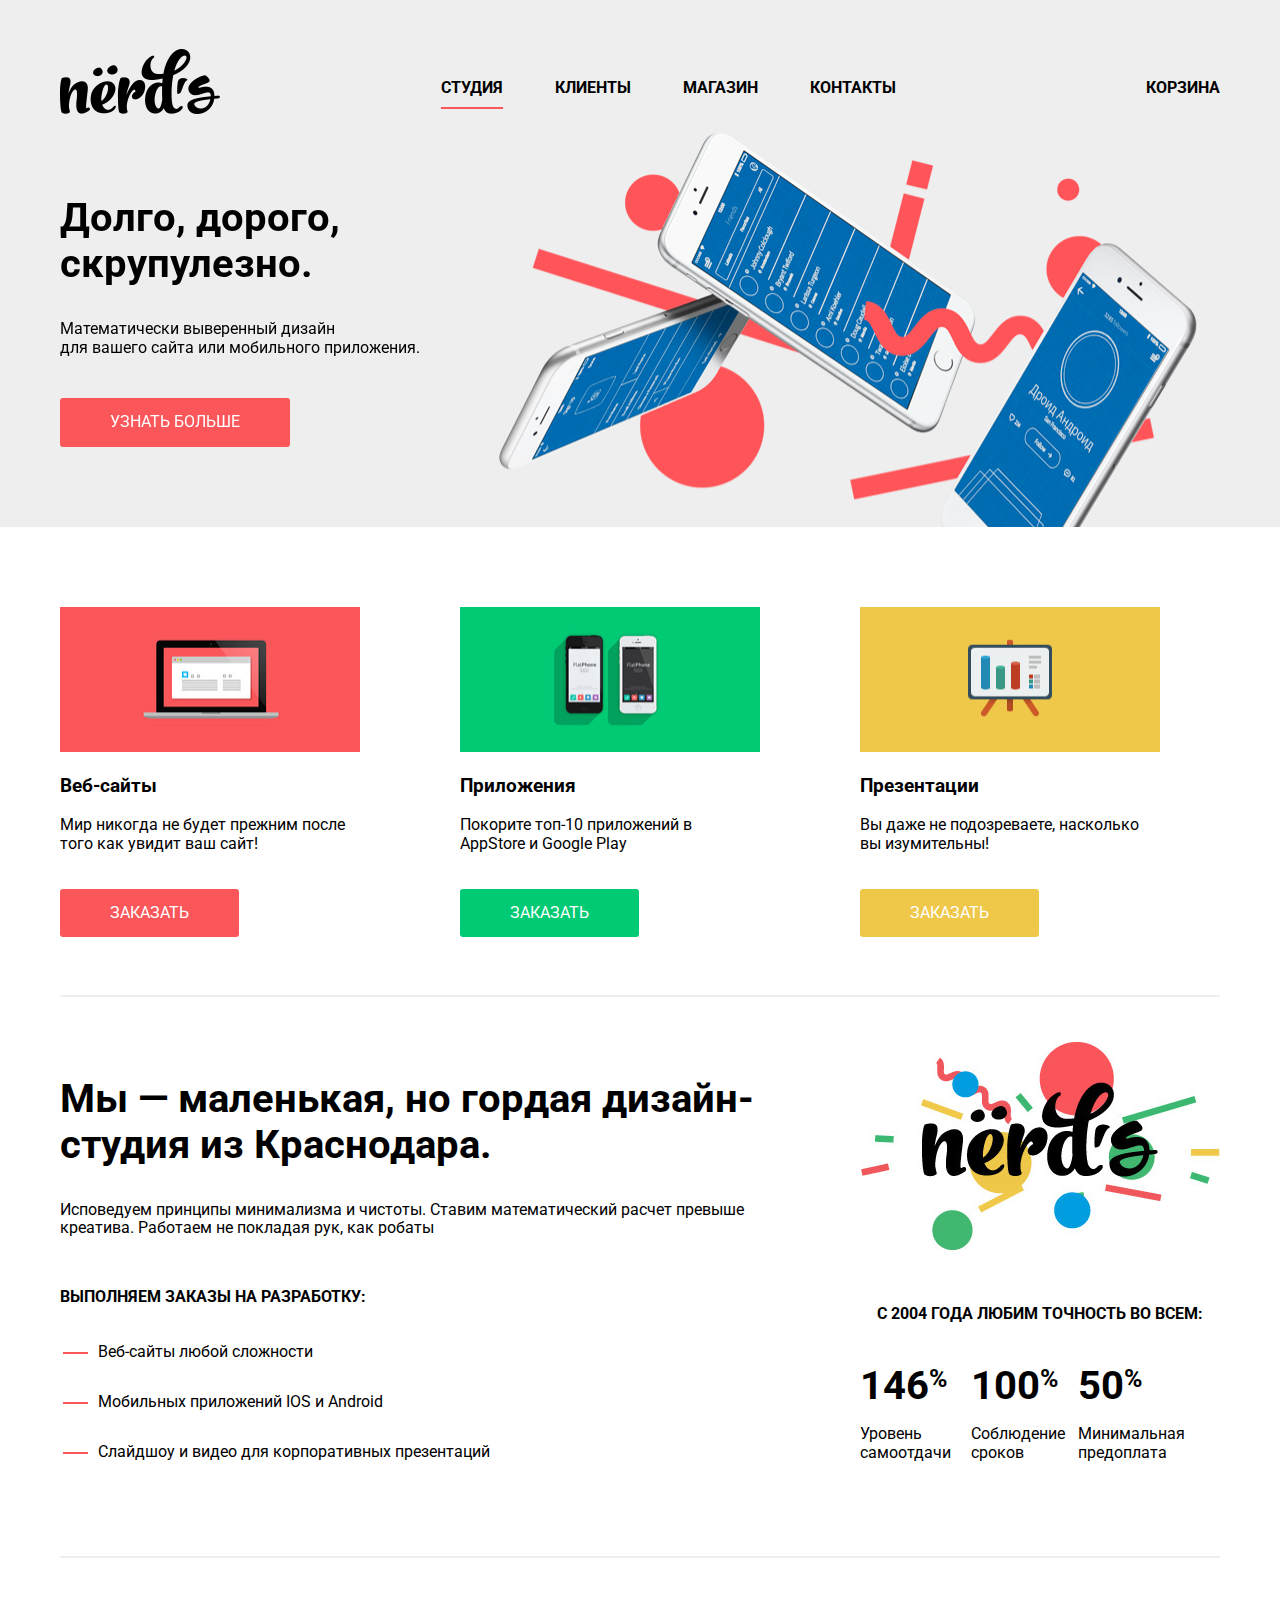
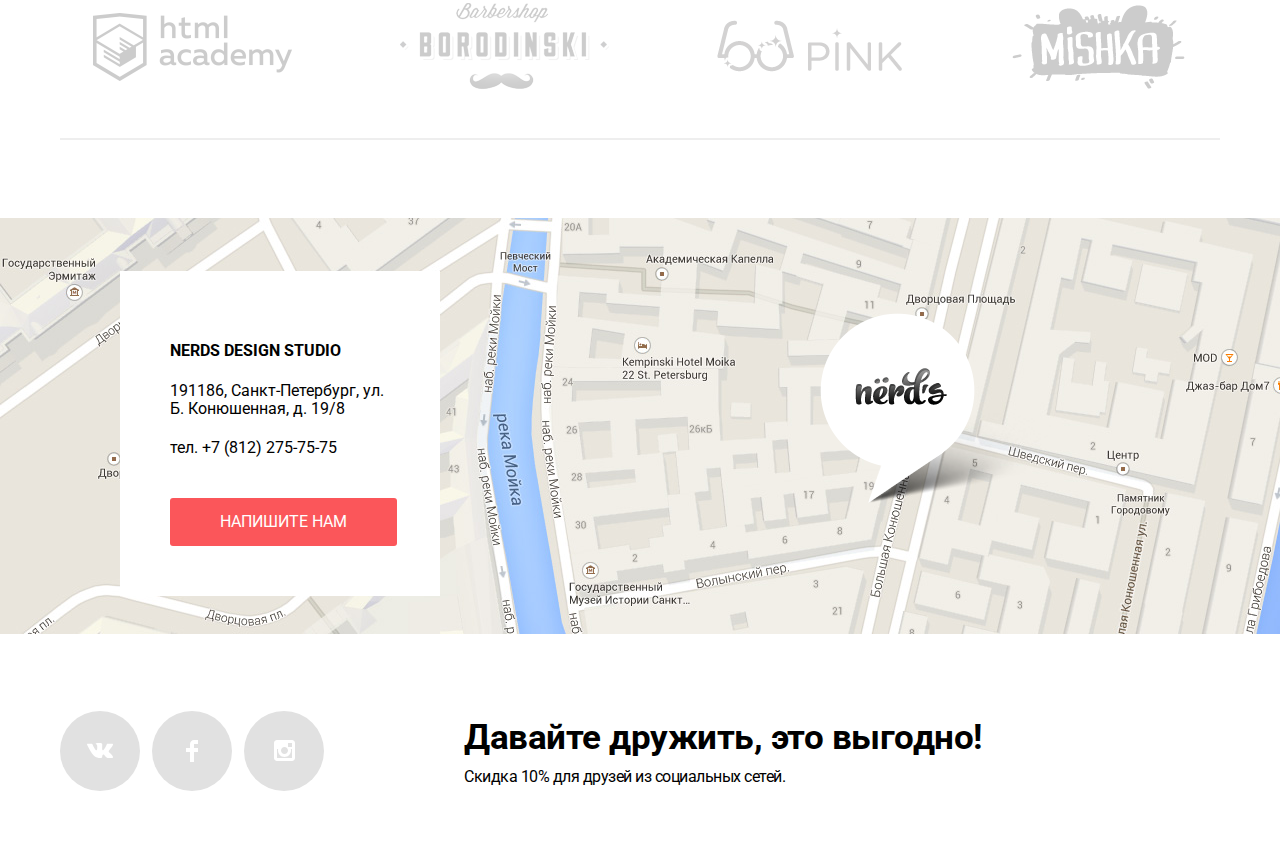
<file: index.html>
<!DOCTYPE html>
<html lang="ru">

<head>
    <meta charset="utf-8">
    <title></title>
    <link href="css/style.css" rel="stylesheet">
    <link href="css/normalize.css" rel="stylesheet">
    <link
        href="https://fonts.googleapis.com/css2?family=Roboto:ital,wght@0,100;0,300;0,400;0,500;0,700;0,900;1,100;1,300;1,400;1,500;1,700;1,900&display=swap"
        rel="stylesheet">
</head>

<body>
    <header class="main-header">
        <nav class="main-navigation">
            <a class="main-header-logo" href="index.html">
            </a>
            <ul class="site-navigation">
                <li><a href="index.html" class="active">Студия</a></li>
                <li><a href="index.html">Клиенты</a></li>
                <li><a href="catalog.html">Магазин</a></li>
                <li><a href="#">Контакты</a></li>
                <!--name="contacts"-->
            </ul>
            <ul class="cart-navigation">
                <li><a class="cart" href="#">Корзина</a></li>
            </ul>
        </nav>
    </header>
    <main>
        <section class="slider-container">
            <div class="slider-show-container">
                <div class="slider">
                    <div class="slider__item slider_img_1">
                        <div class="slider__item-content">
                            <div class="slider__title">
                                <h2>Долго, дорого, скрупулезно.</h2>
                            </div>
                            <div class="slider__text">
                                <p>Математически выверенный дизайн<br>
                                    для вашего сайта или мобильного приложения.</p>
                            </div>
                            <a data-fancybox data-src="#modal" href="javascript:;"
                                class="slider__btn default-btn button">
                                Узнать больше
                            </a>
                        </div>
                    </div>
                </div>
                <div class="slider">
                    <div class="slider__item slider_img_2">
                        <div class="slider__item-content">
                            <div class="slider__title">
                                <h2>Любим математику как никто другой</h2>
                            </div>
                            <div class="slider__text">
                                <p>Никакого креатива, только математические формулы<br> для расчета идеальных
                                    пропорций
                                </p>
                            </div>
                            <a data-fancybox data-src="#modal" href="javascript:;"
                                class="slider__btn default-btn button">
                                Узнать больше
                            </a>
                        </div>
                    </div>
                </div>
                <div class="slider">
                    <div class="slider__item slider_img_3">
                        <div class="slider__item-content">
                            <div class="slider__title">
                                <h2>Только ночь, только хардкор</h2>
                            </div>
                            <div class="slider__text">
                                <p>Работать днем, как все? Мы против этого.<br> Ближе к полуночи работа только
                                    начинается.
                                </p>
                            </div>
                            <a data-fancybox data-src="#modal" href="javascript:;"
                                class="slider__btn default-btn button">
                                Узнать больше
                            </a>
                        </div>
                    </div>
                </div>
            </div>
        </section>
        <section class="services">
            <h2 class="visually-hidden">Перечень услуг</h2>
            <ul class="list_services">
                <li class="servece-item">
                    <img src="img/illustration-1.jpg" height="145" width="300" alt="веб-сайты">
                    <h3>Веб-сайты</h3>
                    <p>Мир никогда не будет прежним после того как увидит ваш сайт!</p>
                    <a href="#" class="button button-web">Заказать</a>
                </li>
                <li class="servece-item">
                    <img src="img/illustration-2.jpg" height="145" width="300" alt="веб-сайты">
                    <h3>Приложения</h3>
                    <p>Покорите топ-10 приложений в AppStore и Google Play</p>
                    <a href="#" class="button button-soft">Заказать</a>
                </li>
                <li class="servece-item">
                    <img src="img/illustration-3.jpg" height="145" width="300" alt="веб-сайты">
                    <h3>Презентации</h3>
                    <p>Вы даже не подозреваете, насколько вы изумительны!</p>
                    <a href="#" class="button button-present">Заказать</a>
                </li>
            </ul>
        </section>
        <section class="presentation">
            <div class="presentation_servece">
                <h2>Мы — маленькая, но гордая дизайн-студия из Краснодара.</h2>
                <p>Исповедуем принципы минимализма и чистоты. Ставим математический расчет превыше креатива. Работаем не
                    покладая рук, как робаты</p>
                <h4>Выполняем заказы на разработку:</h4>
                <ul class="servece_list">
                    <li>Веб-сайты любой сложности</li>
                    <li>Мобильных приложений IOS и Android</li>
                    <li>Слайдшоу и видео для корпоративных презентаций</li>
                </ul>
            </div>
            <div class="presentation_statistics">
                <img src="img/nerds-illustration.jpg" alt="веб-сайты">
                <h4>С 2004 года любим точность во всем:</h4>
                <ul class="statistics-list">
                    <li><span>146<sup>%</sup></span>
                        <p>Уровень самоотдачи</p>
                    </li>
                    <li><span>100<sup>%</sup></span>
                        <p>Соблюдение сроков</p>
                    </li>
                    <li><span>50<sup>%</sup></span>
                        <p>Минимальная предоплата</p>
                    </li>
                </ul>
            </div>
        </section>

        <section class="main-brands">
            <ul class="list_brands">
                <li><a href="#" class="logo_ha"></a></li>
                <li><a href="#" class="logo_bs"></a></li>
                <li><a href="#" class="logo_pi"></a></li>
                <li><a href="#" class="logo_mi"></a></li>
            </ul>
        </section>
        <section class="map-container">
            <div class="map-main">
                <div class="map-window" name="contacts">
                    <div class="window">
                        <h4>Nerds design studio</h4>
                        <p>191186, Санкт-Петербург, ул. Б. Конюшенная, д. 19/8</p>
                        <p>тел. +7 (812) 275-75-75</p>
                        <a href="#" class="button">Напишите нам</a>
                    </div>
                </div>
            </div>
        </section>
    </main>
    <footer>
        <div class="footer-main">
            <ul class="social">
                <li>
                    <a href="#" class="social-button"><svg version="1.1" id="Layer_1" xmlns="http://www.w3.org/2000/svg"
                            xmlns:xlink="http://www.w3.org/1999/xlink" x="0px" y="0px" width="26px" height="15px"
                            viewBox="0 0 26 15" enable-background="new 0 0 26 15" xml:space="preserve">
                            <path fill="#FFFFFF" d="M16.138,11.51c0.956-0.309,2.18,2.04,3.483,2.939c0.978,0.681,1.727,0.534,1.727,0.534l3.473-0.05
                       c0,0,1.815-0.112,0.957-1.554c-0.071-0.12-0.503-1.069-2.585-3.022c-2.177-2.043-1.882-1.712,0.739-5.244
                       c1.597-2.153,2.236-3.468,2.036-4.028c-0.192-0.539-1.365-0.399-1.365-0.399L20.69,0.713c-0.381,0.001-0.704,0.119-0.851,0.515
                       c-0.003,0.004-0.621,1.666-1.445,3.079c-1.741,2.989-2.436,3.148-2.724,2.961c-0.661-0.433-0.494-1.737-0.494-2.664
                       c0-2.897,0.432-4.105-0.846-4.417c-0.427-0.104-0.739-0.172-1.828-0.182c-1.392-0.021-2.574,0-3.244,0.329
                       c-0.445,0.223-0.786,0.712-0.579,0.74c0.26,0.035,0.843,0.16,1.155,0.586c0.401,0.552,0.389,1.789,0.389,1.789
                       s0.229,3.411-0.54,3.834c-0.528,0.29-1.25-0.302-2.803-3.016C6.087,2.879,5.488,1.345,5.488,1.345S5.372,1.06,5.162,0.904
                       C4.912,0.719,4.562,0.66,4.562,0.66L0.848,0.684c0,0-0.558,0.016-0.763,0.262C-0.097,1.164,0.07,1.614,0.07,1.614
                       s2.909,6.881,6.203,10.347c3.02,3.182,6.452,2.971,6.452,2.971h1.555c0,0,0.469-0.054,0.709-0.312
                       c0.224-0.24,0.214-0.691,0.214-0.691S15.172,11.82,16.138,11.51z" />
                        </svg>
                    </a>
                </li>
                <li>
                    <a href="#" class="social-button"><svg version="1.1" id="Layer_2" xmlns="http://www.w3.org/2000/svg"
                            xmlns:xlink="http://www.w3.org/1999/xlink" x="0px" y="0px" width="12px" height="22px"
                            viewBox="0 0 12 22" enable-background="new 0 0 12 22" xml:space="preserve">
                            <path fill="#FFFFFF" d="M12,4V0H8C5.791,0,4,1.791,4,4v4H0v4h4v10h4V12h4V8H8V4H12z" />
                        </svg>
                    </a>
                </li>
                <li>
                    <a href="#" class="social-button"><svg enable-background="new 0 0 21 21" height="21"
                            viewBox="0 0 21 21" width="21" xmlns="http://www.w3.org/2000/svg">
                            <path
                                d="m18 0h-15c-1.65 0-3 1.35-3 3v15c0 1.65 1.35 3 3 3h15c1.65 0 3-1.35 3-3v-15c0-1.65-1.35-3-3-3zm-7.5 7c1.93 0 3.5 1.57 3.5 3.5s-1.57 3.5-3.5 3.5-3.5-1.57-3.5-3.5 1.57-3.5 3.5-3.5zm7.5 11h-15v-9h1.181c-.114.482-.181.983-.181 1.5 0 3.59 2.91 6.5 6.5 6.5s6.5-2.91 6.5-6.5c0-.517-.066-1.018-.181-1.5h1.181zm0-11h-4v-4h4z"
                                fill="#fff" /></svg>
                    </a>
                </li>
            </ul>
            <div class="sale">
                <h2>Давайте дружить, это выгодно!</h2>
                <p>Скидка 10% для друзей из социальных сетей.</p>
            </div>
        </div>
    </footer>

    <script src="https://code.jquery.com/jquery-3.5.1.min.js"></script>
    <script src="js/slick.min.js"></script>
    <script src="js/script.js"></script>

</body>




</html>
</file>
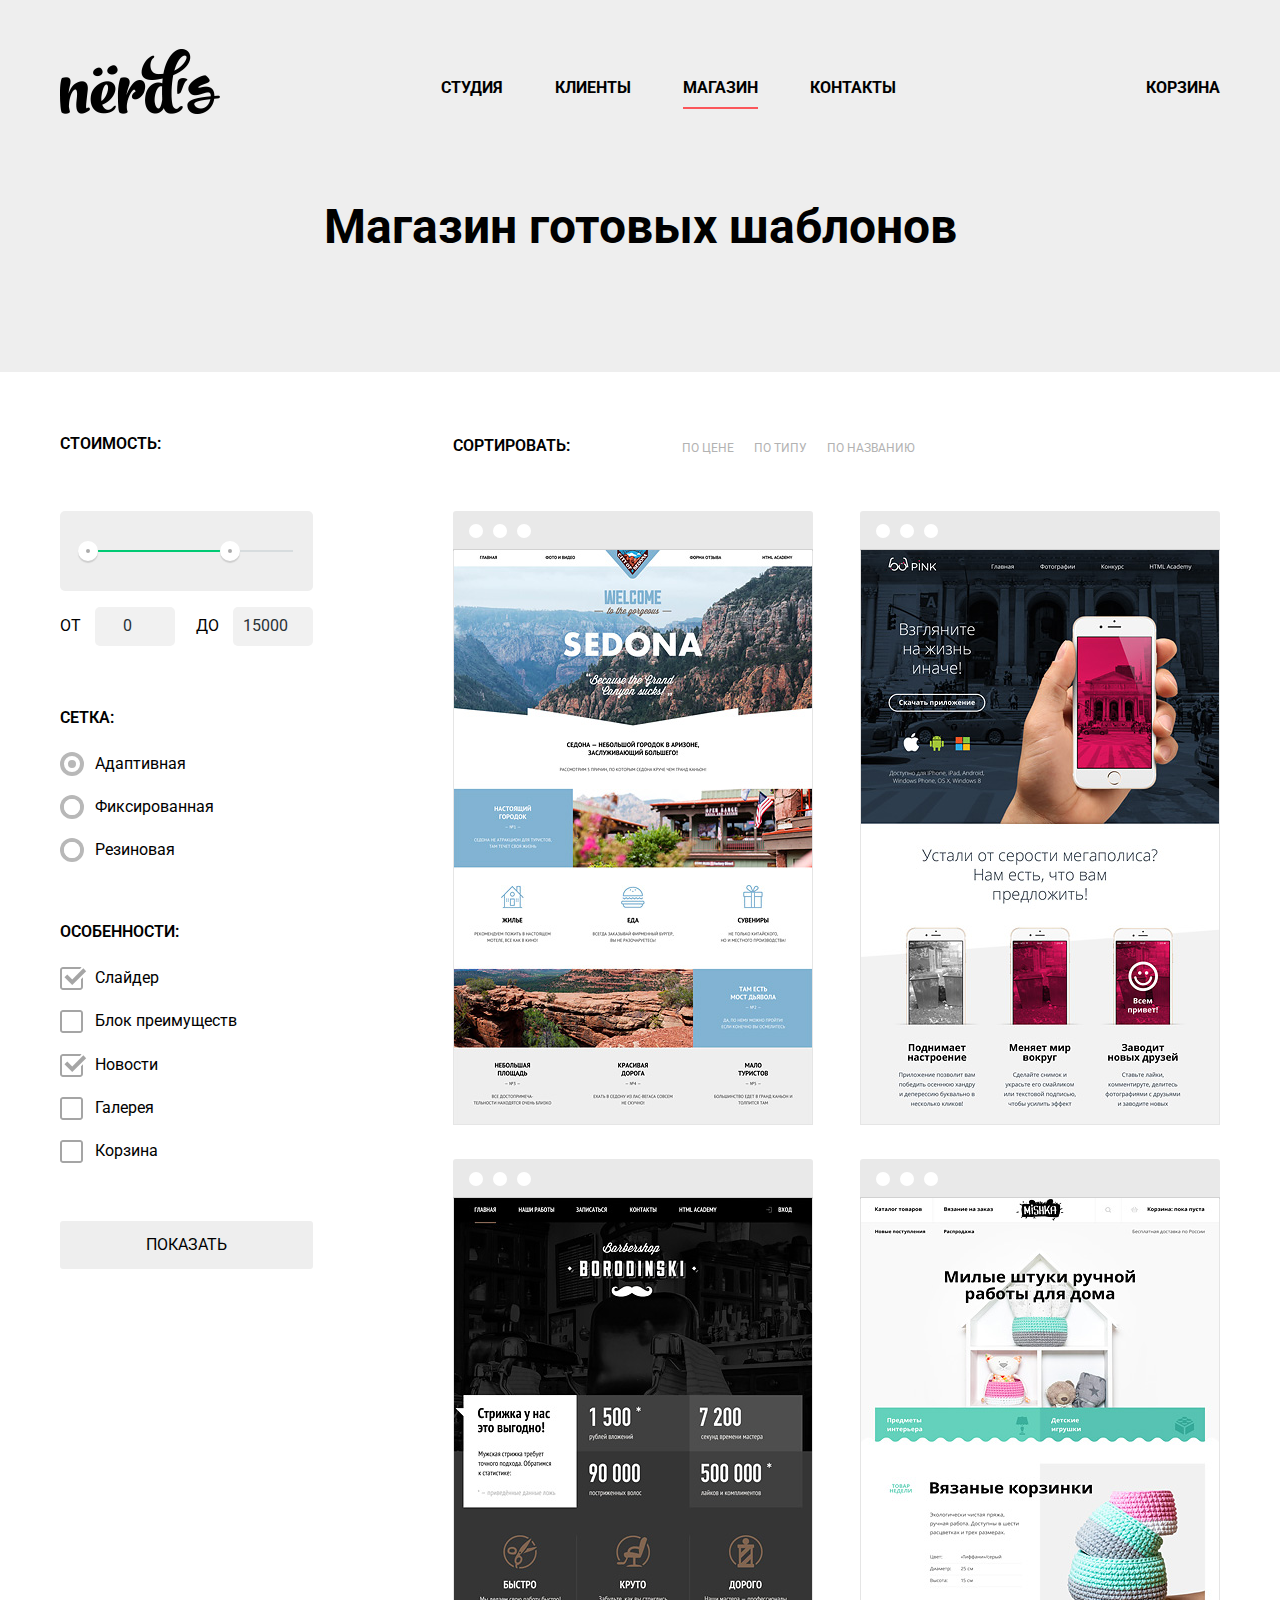
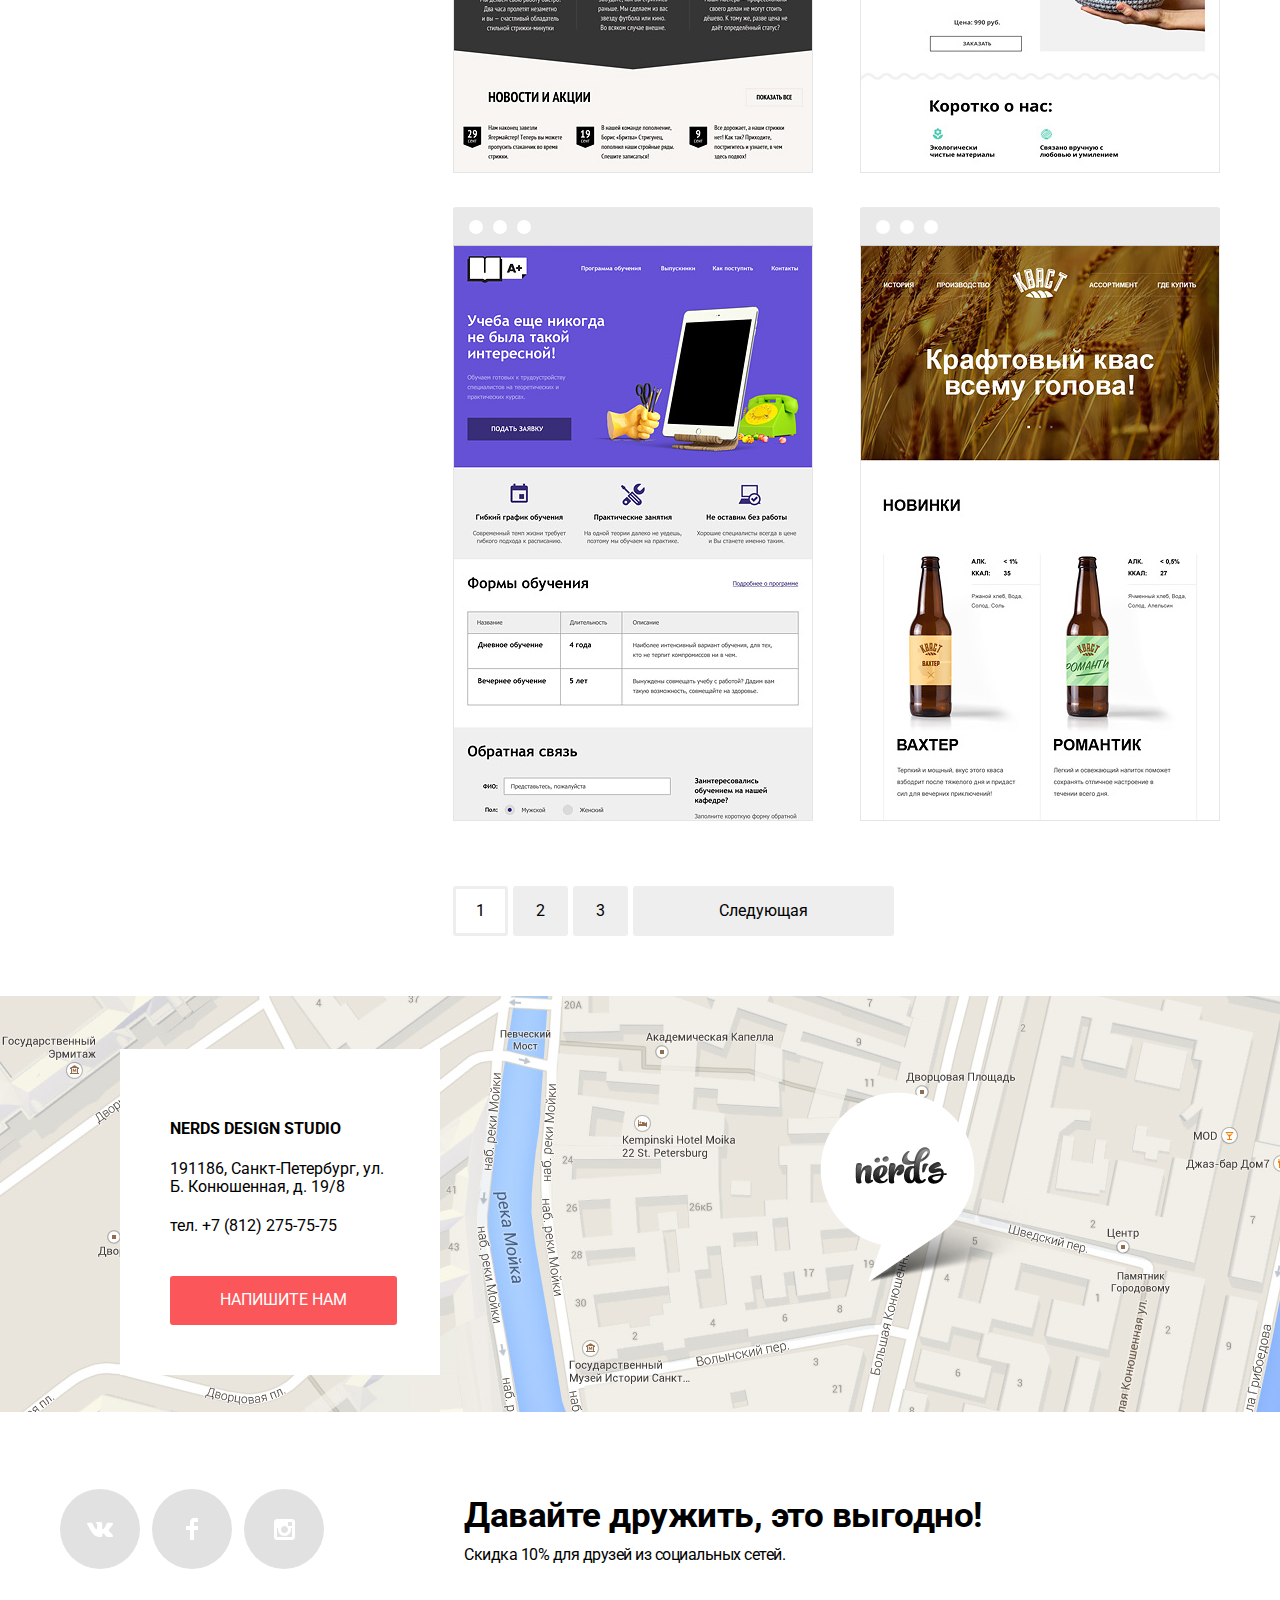
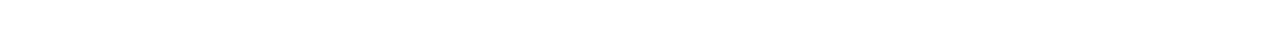
<file: catalog.html>
<!DOCTYPE html>
<html lang="ru">

<head>
    <meta charset="utf-8">
    <title></title>
    <link href="css/style.css" rel="stylesheet">
    <link href="css/normalize.css" rel="stylesheet">
    <link
        href="https://fonts.googleapis.com/css2?family=Roboto:ital,wght@0,100;0,300;0,400;0,500;0,700;0,900;1,100;1,300;1,400;1,500;1,700;1,900&display=swap"
        rel="stylesheet">
</head>

<body>
    <header class="main-header">
        <nav class="main-navigation">
            <a class="main-header-logo" href="index.html">
            </a>
            <ul class="site-navigation">
                <li><a href="index.html">Студия</a></li>
                <li><a href="index.html">Клиенты</a></li>
                <li><a href="catalog.html" class="active">Магазин</a></li>
                <li><a href="#contacts">Контакты</a></li>
                <!--name="contacts"-->
            </ul>
            <ul class="cart-navigation">
                <li><a class="cart" href="#">Корзина</a></li>
            </ul>
        </nav>
    </header>
    <main>
        <section class="block-page-title">
            <div class="page-title">
                <h1>Магазин готовых шаблонов</h1>
            </div>
        </section>
        <div class="catalog-columns">
            <section class="filters">
                <h2 class="visually-hidden">Фильтр товаров</h2>
                <form class="filter" method="get" action="https://echo.htmlacademy.ru">
                    <fieldset class="filter-item">
                        <legend>Стоимость:</legend>
                        <div class="range-filter">
                            <div class="range-controls">
                                <div class="scale">
                                    <div class="bar"></div>
                                </div>
                                <div class="toggle toggle-min"></div>
                                <div class="toggle toggle-max"></div>
                            </div>
                            <div class="price-controls">
                                <label class="min-price">от <input name="min-price" type="number" value="0"></label>
                                <label class="max-price">до <input name="max-price" type="number" value="15000"></label>
                            </div>
                        </div>
                    </fieldset>
                    <fieldset class="filter-item">
                        <legend>Сетка:</legend>
                        <ul>
                            <li class="filter-option">
                                <input class="visually-hidden filter-input filter-input-radio" type="radio"
                                    name="product-group" value="adaptive" id="filter-adaptive" checked>
                                <label for="filter-adaptive">Адаптивная</label>
                            </li>
                            <li class="filter-option">
                                <input class="visually-hidden filter-input filter-input-radio" type="radio"
                                    name="product-group" value="fixed" id="filter-fixed">
                                <label for="filter-fixed">Фиксированная</label>
                            </li>
                            <li class="filter-option">
                                <input class="visually-hidden filter-input filter-input-radio" type="radio"
                                    name="product-group" value="rubber" id="filter-rubber">
                                <label for="filter-rubber">Резиновая</label>
                            </li>
                        </ul>
                    </fieldset>
                    <fieldset class="filter-item">
                        <legend>Особенности:</legend>
                        <ul>
                            <li class="filter-option">
                                <input class="visually-hidden filter-input filter-input-checkbox" type="checkbox"
                                    name="slider" id="filter-slider" checked>
                                <label for="filter-slider">Слайдер</label>
                            </li>
                            <li class="filter-option">
                                <input class="visually-hidden filter-input filter-input-checkbox" type="checkbox"
                                    name="benefits-block" id="filter-benefits-block">
                                <label for="filter-benefits-block">Блок преимуществ</label>
                            </li>
                            <li class="filter-option">
                                <input class="visually-hidden filter-input filter-input-checkbox" type="checkbox"
                                    name="news" id="filter-news" checked>
                                <label for="filter-news">Новости</label>
                            </li>
                            <li class="filter-option">
                                <input class="visually-hidden filter-input filter-input-checkbox" type="checkbox"
                                    name="gallery" id="filter-gallery">
                                <label for="filter-gallery">Галерея</label>
                            </li>
                            <li class="filter-option">
                                <input class="visually-hidden filter-input filter-input-checkbox" type="checkbox"
                                    name="basket" id="filter-basket">
                                <label for="filter-basket">Корзина</label>
                            </li>
                        </ul>
                    </fieldset>
                    <button type="submit" class="button filter-button">Показать</button>
                </form>
            </section>
            <section class="catalog">
                <div class="catalog-sort">
                    <span>Сортировать:</span>
                    <ul class="catalig-list-sort">
                        <li><a href="#">По цене</a></li>
                        <li><a href="#">По типу</a></li>
                        <li><a href="#">По названию</a></li>
                    </ul>
                    <div></div>
                    <div></div>
                </div>
                <h2 class="visually-hidden">Список продуктов</h2>
                <ul class="catalog-list">
                    <li class="catalog-item">
                        <div class="catalog-item__header">
                            <div class="catalog-item__header_dot_1 dot"></div>
                            <div class="catalog-item__header_dot_2 dot"></div>
                            <div class="catalog-item__header_dot_3 dot"></div>
                        </div>
                        <div class="catalog-item-image">
                            <img src="img/img-sedona.png" width="360" height="576"
                                alt="Сайт для туристов Sedona">
                        </div>
                        <div class="catalog-item-price">
                            <h3>Sedona</h3>
                            <p>Информационный сайт для туристов</p>
                            <a class="button" href="#">9900 руб.</a>
                        </div>
                    </li>
                    <li class="catalog-item">
                        <div class="catalog-item__header">
                            <div class="catalog-item__header_dot_1 dot"></div>
                            <div class="catalog-item__header_dot_2 dot"></div>
                            <div class="catalog-item__header_dot_3 dot"></div>
                        </div>
                        <div class="catalog-item-image">
                            <img src="img/img-pink.png" width="360" height="576"
                                alt="Продуктивный лендинг»">
                        </div>
                        <div class="catalog-item-price">
                            <h3>Pink app</h3>
                            <p>Продуктовый лендинг приложения для iOS и Android</p>
                            <a class="button" href="#">9900 руб.</a>
                        </div>
                    </li>
                    <li class="catalog-item">
                        <div class="catalog-item__header">
                            <div class="catalog-item__header_dot_1 dot"></div>
                            <div class="catalog-item__header_dot_2 dot"></div>
                            <div class="catalog-item__header_dot_3 dot"></div>
                        </div>
                        <div class="catalog-item-image">
                            <img src="img/img-barbershop.png" width="360" height="576"
                                alt="Сайт салона красоты barbershop">
                        </div>
                        <div class="catalog-item-price">
                            <h3>Barbershop</h3>
                            <p>Сайт салона красоты. Для мужчин, да.</p>
                            <a class="button" href="#">9900 руб.</a>
                        </div>
                    </li>
                    <li class="catalog-item">
                        <div class="catalog-item__header">
                            <div class="catalog-item__header_dot_1 dot"></div>
                            <div class="catalog-item__header_dot_2 dot"></div>
                            <div class="catalog-item__header_dot_3 dot"></div>
                        </div>
                        <div class="catalog-item-image">
                            <img src="img/img-mishka.png" width="360" height="576"
                                alt="Интернет-магазин вязаных игрушек">
                        </div>
                        <div class="catalog-item-price">
                            <h3>Mishka</h3>
                            <p>Интернет-магазин  вязаных игрушек</p>
                            <a class="button" href="#">9900 руб.</a>
                        </div>
                    </li>
                    <li class="catalog-item">
                        <div class="catalog-item__header">
                            <div class="catalog-item__header_dot_1 dot"></div>
                            <div class="catalog-item__header_dot_2 dot"></div>
                            <div class="catalog-item__header_dot_3 dot"></div>
                        </div>
                        <div class="catalog-item-image">
                            <img src="img/img-aplus.png" width="360" height="576"
                                alt="Лендинг курсов повышения квалификации">
                        </div>
                        <div class="catalog-item-price">
                            <h3>A plus</h3>
                            <p>Лендинг курсов повышения квалификации</p>
                            <a class="button" href="#">9900 руб.</a>
                        </div>
                    </li>
                    <li class="catalog-item">
                        <div class="catalog-item__header">
                            <div class="catalog-item__header_dot_1 dot"></div>
                            <div class="catalog-item__header_dot_2 dot"></div>
                            <div class="catalog-item__header_dot_3 dot"></div>
                        </div>
                        <div class="catalog-item-image">
                            <img src="img/img-kvast.png" width="360" height="576"
                                alt="Промо-сайт производителя крафтового кваса">
                        </div>
                        <div class="catalog-item-price">
                            <h3>Кваст</h3>
                            <p>Промо-сайт производителя крафтового кваса</p>
                            <a class="button" href="#">9900 руб.</a>
                        </div>
                    </li>
                </ul>
                <ul class="pagination-list">
                    <li class="pagination-item pagination-item-current"><a>1</a></li>
                    <li class="pagination-item"><a href="#">2</a></li>
                    <li class="pagination-item"><a href="#">3</a></li>
                    <li class="pagination-item pagination-button"><a href="#">Следующая</a></li>
                </ul>
            </section>
        </div>
        <section class="map-container">
            <div class="map-main">
                <div class="map-window">
                    <div class="window">
                        <h4>Nerds design studio</h4>
                        <p>191186, Санкт-Петербург, ул. Б. Конюшенная, д. 19/8</p>
                        <p>тел. +7 (812) 275-75-75</p>
                        <a href="#" class="button">Напишите нам</a>
                    </div>
                </div>
            </div>
        </section>
    </main>
    <footer>
        <div class="footer-main">
            <ul class="social">
                <li>
                    <a href="#" class="social-button"><svg version="1.1" id="Layer_1" xmlns="http://www.w3.org/2000/svg"
                            xmlns:xlink="http://www.w3.org/1999/xlink" x="0px" y="0px" width="26px" height="15px"
                            viewBox="0 0 26 15" enable-background="new 0 0 26 15" xml:space="preserve">
                            <path fill="#FFFFFF" d="M16.138,11.51c0.956-0.309,2.18,2.04,3.483,2.939c0.978,0.681,1.727,0.534,1.727,0.534l3.473-0.05
                       c0,0,1.815-0.112,0.957-1.554c-0.071-0.12-0.503-1.069-2.585-3.022c-2.177-2.043-1.882-1.712,0.739-5.244
                       c1.597-2.153,2.236-3.468,2.036-4.028c-0.192-0.539-1.365-0.399-1.365-0.399L20.69,0.713c-0.381,0.001-0.704,0.119-0.851,0.515
                       c-0.003,0.004-0.621,1.666-1.445,3.079c-1.741,2.989-2.436,3.148-2.724,2.961c-0.661-0.433-0.494-1.737-0.494-2.664
                       c0-2.897,0.432-4.105-0.846-4.417c-0.427-0.104-0.739-0.172-1.828-0.182c-1.392-0.021-2.574,0-3.244,0.329
                       c-0.445,0.223-0.786,0.712-0.579,0.74c0.26,0.035,0.843,0.16,1.155,0.586c0.401,0.552,0.389,1.789,0.389,1.789
                       s0.229,3.411-0.54,3.834c-0.528,0.29-1.25-0.302-2.803-3.016C6.087,2.879,5.488,1.345,5.488,1.345S5.372,1.06,5.162,0.904
                       C4.912,0.719,4.562,0.66,4.562,0.66L0.848,0.684c0,0-0.558,0.016-0.763,0.262C-0.097,1.164,0.07,1.614,0.07,1.614
                       s2.909,6.881,6.203,10.347c3.02,3.182,6.452,2.971,6.452,2.971h1.555c0,0,0.469-0.054,0.709-0.312
                       c0.224-0.24,0.214-0.691,0.214-0.691S15.172,11.82,16.138,11.51z" />
                        </svg>
                    </a>
                </li>
                <li>
                    <a href="#" class="social-button"><svg version="1.1" id="Layer_2" xmlns="http://www.w3.org/2000/svg"
                            xmlns:xlink="http://www.w3.org/1999/xlink" x="0px" y="0px" width="12px" height="22px"
                            viewBox="0 0 12 22" enable-background="new 0 0 12 22" xml:space="preserve">
                            <path fill="#FFFFFF" d="M12,4V0H8C5.791,0,4,1.791,4,4v4H0v4h4v10h4V12h4V8H8V4H12z" />
                        </svg>
                    </a>
                </li>
                <li>
                    <a href="#" class="social-button"><svg enable-background="new 0 0 21 21" height="21"
                            viewBox="0 0 21 21" width="21" xmlns="http://www.w3.org/2000/svg">
                            <path
                                d="m18 0h-15c-1.65 0-3 1.35-3 3v15c0 1.65 1.35 3 3 3h15c1.65 0 3-1.35 3-3v-15c0-1.65-1.35-3-3-3zm-7.5 7c1.93 0 3.5 1.57 3.5 3.5s-1.57 3.5-3.5 3.5-3.5-1.57-3.5-3.5 1.57-3.5 3.5-3.5zm7.5 11h-15v-9h1.181c-.114.482-.181.983-.181 1.5 0 3.59 2.91 6.5 6.5 6.5s6.5-2.91 6.5-6.5c0-.517-.066-1.018-.181-1.5h1.181zm0-11h-4v-4h4z"
                                fill="#fff" /></svg>
                    </a>
                </li>
            </ul>
            <div class="sale">
                <h2>Давайте дружить, это выгодно!</h2>
                <p>Скидка 10% для друзей из социальных сетей.</p>
            </div>
        </div>
    </footer>

    <script src="https://code.jquery.com/jquery-3.5.1.min.js"></script>
    <script src="js/slick.min.js"></script>
    <script src="js/script.js"></script>

</body>




</html>
</file>
<file: css/style.css>
*{
  box-sizing: border-box;
}

body {
  font-family: 'Roboto', sans-serif;
}


a {
  text-decoration: none;
  display: inline-block;
}

ul,
li{
 
    list-style:none;
    margin:0;
    padding:0;
}

.visually-hidden {
  display: none;
}

.button {
  text-transform: uppercase;
  background-color: #fb565a;
  color: #fff;
  padding: 15px 50px 15px 50px;
  margin-top: 25px;
  border-radius: 3px;
}
.button:hover {
 background-color: #e74246;
}
.button:active {
  background-color: #d7373b;
  color: #e26f72;
  box-shadow: inset 0 6px 0 -3px #c13135;
 }
 



/* Шапка */




.main-header {
  background-color: #eeeeee;
  min-width: 1200px;
}

.main-navigation {
  width: 1200px;
  margin: 0 auto;
  display: flex;
  justify-content: space-between;
  flex-wrap: wrap;
  padding: 49px 20px 18px 20px;
}

.main-navigation ul {
  font-weight: bold;
  margin-top: 30px;
}

.main-navigation li {
  display: inline-block;
  text-transform: uppercase;
}

.site-navigation {
  margin-right: 30px;
}
.site-navigation li { 
  padding: 0 24px;
}

.main-header-logo {
  display: inline-block;
  width: 160px;
  height: 65px;
  background: url(../img/nerds-logo1.png) no-repeat;
}
.main-header-logo:hover {
  background: url(../img/nerds-logo2.png) no-repeat;
}
.main-header-logo:active {
  background: url(../img/nerds-logo3.png) no-repeat;
}

.main-navigation a {
  padding-bottom: 10px;
  color: black;
}
.main-navigation a:hover {
  color: #fb565a;
}

.site-navigation a:active, 
.cart-navigation a:active {
  color: #a6a6a6;
}

.active {
  border-bottom: 2px solid  #fb565a;;
}

  


/* Основная */
/* Слайдер */




.slider-container {
  min-width: 1200px;
  background-color: #eeeeee;
}

.slider-show-container {
  width: 1200px;
  margin: 0 auto;
  padding: 0 20px;
}

.slider_img_1 {
  background-image: url(../img/slider1.png);
  background-repeat: no-repeat;
  background-position: 95% 0;
}
.slider_img_2 {
  background-image: url(../img/slider2.png);
  background-repeat: no-repeat;
  background-position: 100% 0;
}
.slider_img_3 {
  background-image: url(../img/slider3.png);
  background-repeat: no-repeat;
  background-position: 100% 0%;
}

.slider__item-content  {
  max-width: 500px;
  padding: 30px 0px 80px 0px;
}
.slider__title h2 {
  font-size: 40px;
}

.slick-list {
  overflow: hidden;
}

.slick-track {
  display: flex;
}

.slider-show-container .slick-arrow {
  position: absolute;
  top: 0%;
  z-index: -1;
 }





 /* Конткнт */

 .services {
   max-width: 1200px;
   margin: 0 auto;
   margin-top: 80px;
   padding: 0 20px;
 }

 .list_services {
  display: flex;
 }
 .list_services h3,
 .list_services a {
   margin-top: 20px;
 }
 .servece-item {
   width: 300px;
 }
 .servece-item:nth-child(n+2) {
  margin-left: 100px;
 }
 
 .button-soft {
  background-color: #00ca74;
 }
 .button-soft:hover {
  background-color: #00bc6c;
 }
 .button-soft:active {
  background-color: #00aa62;
  color: #38bd84;
  box-shadow: inset 0 6px 0 -3px #009958;
 }
 .button-present {
  background-color: #efc84a;
 }
 .button-present:hover {
  background-color: #eab534;
 }
 .button-present:active {
  background-color: #e5a722;
  color: #edc265;
  box-shadow: inset 0 6px 0 -3px #ce961f;
 }

 /* презент */


 .presentation {
   width: 1200px;
   margin: 0 auto;
   padding: 0 20px;
   padding-top: 45px ;
   display: flex;
   margin-top: 60px;
   box-shadow: 0 -22px 0 -20px  #eeeeee;
 }
 .presentation h2 {
   font-size: 40px;
 }
 .presentation  h4 {
   text-transform: uppercase;
   margin-top: 50px ;
 }
 .presentation_servece {
   margin-right: 100px;
 }
 .servece_list {
   padding-left: 38px;
   line-height: 50px ;
 }
 .servece_list li{
  position: relative;
 }
 .servece_list li::after{
  position: absolute;
  content: "";
  top: 25px;
  left: -35px;
  background-color: #fb565a;
  width: 25px;
  height: 2px;
 }

 .presentation_statistics {
   width: 360px;
 }
 .presentation_statistics h4 {
  text-align: center;
}
 .statistics-list {
   display: flex;
   margin-top: 40px;
 }

 .statistics-list span {
  text-transform: uppercase;
  font-size: 40px;
  font-weight: bold;
 }
 .statistics-list sup {
   font-size: 25px;
 }
 

 /* бренды */

 .main-brands {
   width: 1200px;
   margin: 0 auto;
  
 }
 .list_brands {
   display: flex;
   justify-content: space-between;
   padding: 45px 0;
   margin: 80px 0;
   box-shadow: 
   0 -22px 0 -20px  #eeeeee,
   0 22px 0 -20px  #eeeeee;
 }
 .list_brands li {
   flex-grow: 1;
   margin: auto;
 }
 .list_brands a {
   display: block;
   margin: auto;
 }

 /*1*/

.logo_ha {
  background-image: url(../img/logo-1.png);
  background-repeat: no-repeat;
  width: 200px;
  height: 70px;
}
.logo_ha:hover {
  background-image: url(../img/logo-11.png);
  background-repeat: no-repeat;
}
.logo_ha:active {
  background-image: url(../img/logo-111.png);
  background-repeat: no-repeat;
}

 /*2*/

.logo_bs {
  background-image: url(../img/logo-2.png);
  background-repeat: no-repeat;
  width: 210px;
  height: 90px;
}
.logo_bs:hover {
  background-image: url(../img/logo-22.png);
  background-repeat: no-repeat;
}
.logo_bs:active {
  background-image: url(../img/logo-222.png);
  background-repeat: no-repeat;
}

 /*3*/

.logo_pi {
  background-image: url(../img/logo-3.png);
  background-repeat: no-repeat;
  width: 188px;
  height: 55px;
}
.logo_pi:hover {
  background-image: url(../img/logo-33.png);
  background-repeat: no-repeat;
}
.logo_pi:active {
  background-image: url(../img/logo-333.png);
  background-repeat: no-repeat;
}

 /*4*/

.logo_mi {
  background-image: url(../img/logo-4.png);
  background-repeat: no-repeat;
  width: 175px;
  height: 85px;
}
.logo_mi:hover {
  background-image: url(../img/logo-44.png);
  background-repeat: no-repeat;
}
.logo_mi:active {
  background-image: url(../img/logo-444.png);
  background-repeat: no-repeat;
}

.map-container {
  width: 1440px;
  height: 416px;
  margin: 0 auto;
  background-image: url(../img/index-map.jpg) ;
}

/* Карта */

.map-main {
  width: 1200px;
  margin: 0 auto;
  padding: 53px 0;
  background-image: url(../img/map-marker.png);
  background-repeat: no-repeat;
  background-position: 67.7% 39.5%;
}
.window {
  background-color: white;
  max-width: 320px;
  padding: 50px 40px 50px 50px;

}
.window h4 {
  text-transform: uppercase;
}
.window p {
  margin-top: 20px;
}


/* Подвал */


.footer-main {
  width: 1200px;
  margin: 0 auto;
  padding: 0 20px;
  display: flex;
}
.social {
 display: flex;
 padding-right: 140px;
 align-items: center;
}

.social-button {
  display: flex;
  align-items: center;
  justify-content: center;
  width: 80px;
  height: 80px;
  border-radius: 50%;
  background-color: #e1e1e1;
}
.social-button:hover {
  background-color: #e74246;
}
.social-button:active {
  background-color: #d7373b;
  box-shadow: inset 0 6px 0 -3px #c13135;
}
.social-button:active path {
  fill: #e37376;
}

.social li:nth-child(n+2) {
  margin-left: 12px;
}

.social ,
.sale {
  margin: 70px 0;
}
.sale {
  line-height: 10px;
  letter-spacing: -0.5px;
}
.sale h2 {
  font-size: 35px;
}


/* Каталог */ 
.block-page-title {
  background-color: #eeeeee;
  min-width: 1200px;
}
.page-title {
  width: 1200px;
  margin: 0 auto;
  padding: 0 20px;
  text-align: center;
}
.page-title h1 {
  font-size: 48px;
  padding: 67px 0 118px 0;
  margin: 0;
}
.catalog-columns {
  width: 1200px;
  margin: 0 auto;
  padding: 0 20px;
}


/* Основной блок каталог*/

.catalog-columns {
  display: flex;
  justify-content: space-between;
  flex-wrap: nowrap;

}





/* Фильтр */







.filters {
  width: 260px;
}

.filter-item {
  margin: 0;
  padding: 0;
  border: none;
}

.filter-item legend {
  line-height: 24px;
  text-transform: uppercase;
  font-weight: 600;
}
.range-filter {
  margin-top: 55px;
}

.range-controls {
  position: relative;
  padding: 39px 20px 39px;
  background-color: #eeeeee;
  border-radius: 5px;
}

.range-controls .scale {
  height: 2px;
  background: #d7dcde;
}
.range-controls .bar {
  width: 70%;
  height: 2px;
  background: #00ca74;
}
.range-controls .toggle {
  position: absolute;
  top: 30px;
  left: 0;
  width: 2px;
  height: 2px;
  padding: 2px;
  border: 8px solid white;
  background-color: #ababab;
  box-shadow: 0 2px 1px 0 #cfcfcf;
  border-radius: 50%;
  cursor: pointer;
}
.range-controls .toggle-min {
  left: 18px;
}
.range-controls .toggle-max {
  left: 160px;
}
.price-controls {
  font-size: 0;
}
.price-controls label {
  display: inline-block;
  width: 50%;
  font-size: 16px;
  text-transform: uppercase;
}
.price-controls input {
  width: 80px;
  padding: 10px 10px;
  margin-left: 10px;
  margin-top: 16px;
  font-size: 16px;
  text-align: center;
  color: #283136;
  border: none;
  border-radius: 5px;
  background: #f1f1f1;
}
.max-price {
  text-align: right;
}

/* Радио */
.filter-item {
  margin-top: 60px;
}

.filter-option {
  margin-top: 25px;
  padding-left: 35px;
}
.filter-option label {
  position: relative;
  display: block;
  cursor: pointer;
  user-select: none;
}
.filter-input-radio + label::before {
  content: "";
  position: absolute;
  width: 8px;
  height: 8px;
  left: -31px;
  top: 1px;
  border: 4px solid #ffffff;
  box-shadow: 0 0 0 4px #b8b8b8;
  border-radius: 50%;
}
.filter-input-radio:checked + label::before {
  background-color: #b8b8b8;
  border: 4px solid #ffffff;
  box-shadow: 0 0 0 4px #b8b8b8;
}

.filter-input-checkbox + label::after {
  content: "";
  position: absolute;
  top: -2px;
  left: -35px;
  width: 30px;
  height: 30px;
  opacity: 0.35;
  background-image: url("../img/checkbox-off.svg");
  background-repeat: no-repeat;
  background-position: 0 0;
}
.filter-input-checkbox:checked + label::after {
  background-image: url("../img/checkbox-on.svg");
}

.filter-button {
  margin-top: 60px;
  padding: 15px 86px;
  font-size: 500;
  border: none;
  color: #000000;
  background-color: #eeeeee;
}
.filter-button:hover {
  background-color: #dfdfdf;
}
.filter-button:active {
  background-color: #d5d5d5;
  color: #a6a6a6;
  box-shadow: inset 0 6px 0 -3px #bfbfbf;
}



/* Каталог товаров */

.catalog {
  margin-left: 100px;
  margin-top: 65px;
}

.catalog-list {
  display: flex;
  justify-content: space-between;
  flex-wrap: wrap;
}
.catalog-item {
  position: relative;
  margin-left: 40px;
  margin-bottom: 30px;
}

.catalog-item-price {
  display: none;
  position: absolute;
  text-align: center;
  padding: 16px 80px 46px; 
  width: 100%;
  background-color: #eeeeee;
  bottom: 2px;
  left: 0;
}

.catalog-item-price h3,
.catalog-item-price a {
  text-transform: uppercase;
}
.catalog-item-price p {
 color: #8a8a8a;
 margin-bottom: 5px;
}

.catalog-item__header {
  display: flex;
  padding: 8px 11px;
  background-color: #e9e9e9;
  border-radius: 3px 3px 0px 0px;
}
.catalog-item-image {
  margin-top: -2px;

}

.dot {
  display: block;
  margin: 5px ;
  width: 14px;
  height: 14px;
  border-radius: 50%;
  background-color: white;
}




/* hover */

.catalog-item-price h3:hover {
  color: #fb565a;
  cursor: pointer;
}
.catalog-item-price:active h3 {
  color: #a6a6a6;
}

.catalog-item:hover .catalog-item__header {
  background-color: #4d4d4d;
}
.catalog-item:hover .catalog-item-price {
  display: block;
}

/* hover */



.catalog-sort {
   display: flex;
   justify-content: space-between;
   margin-left: 40px;
   margin-bottom: 55px;
   text-transform: uppercase;
}

.catalog-sort span {
  font-size: 16px;
  font-weight: 600;
}

.catalig-list-sort {
  position: relative;
  display: flex;
  align-self: flex-end;
  margin-right: 90px;
  font-size: 12px;
}

.catalig-list-sort li {
  padding: 0px 10px;
}
.catalig-list-sort a {
  color: #b2b2b2;
}
.catalig-list-sort a:hover {
  color: #010101;
}

.pagination-list {
  display: flex;
  flex-wrap: wrap;
  margin: 30px 40px 60px;
}

.pagination-item {
  margin-right: 5px;
}

.pagination-item a {
  padding: 16px 23px;
  border-radius: 3px;
  color: #000000;
  background-color: #eeeeee;
}
.pagination-item-current a {
  background-color: white;
  box-shadow: inset 0 0 0 3px #eeeeee;
}
 .pagination-button a {
  padding: 16px 86px;
  font-size: 500;
  color: #000000;
  background-color: #eeeeee;
 }
</file>
